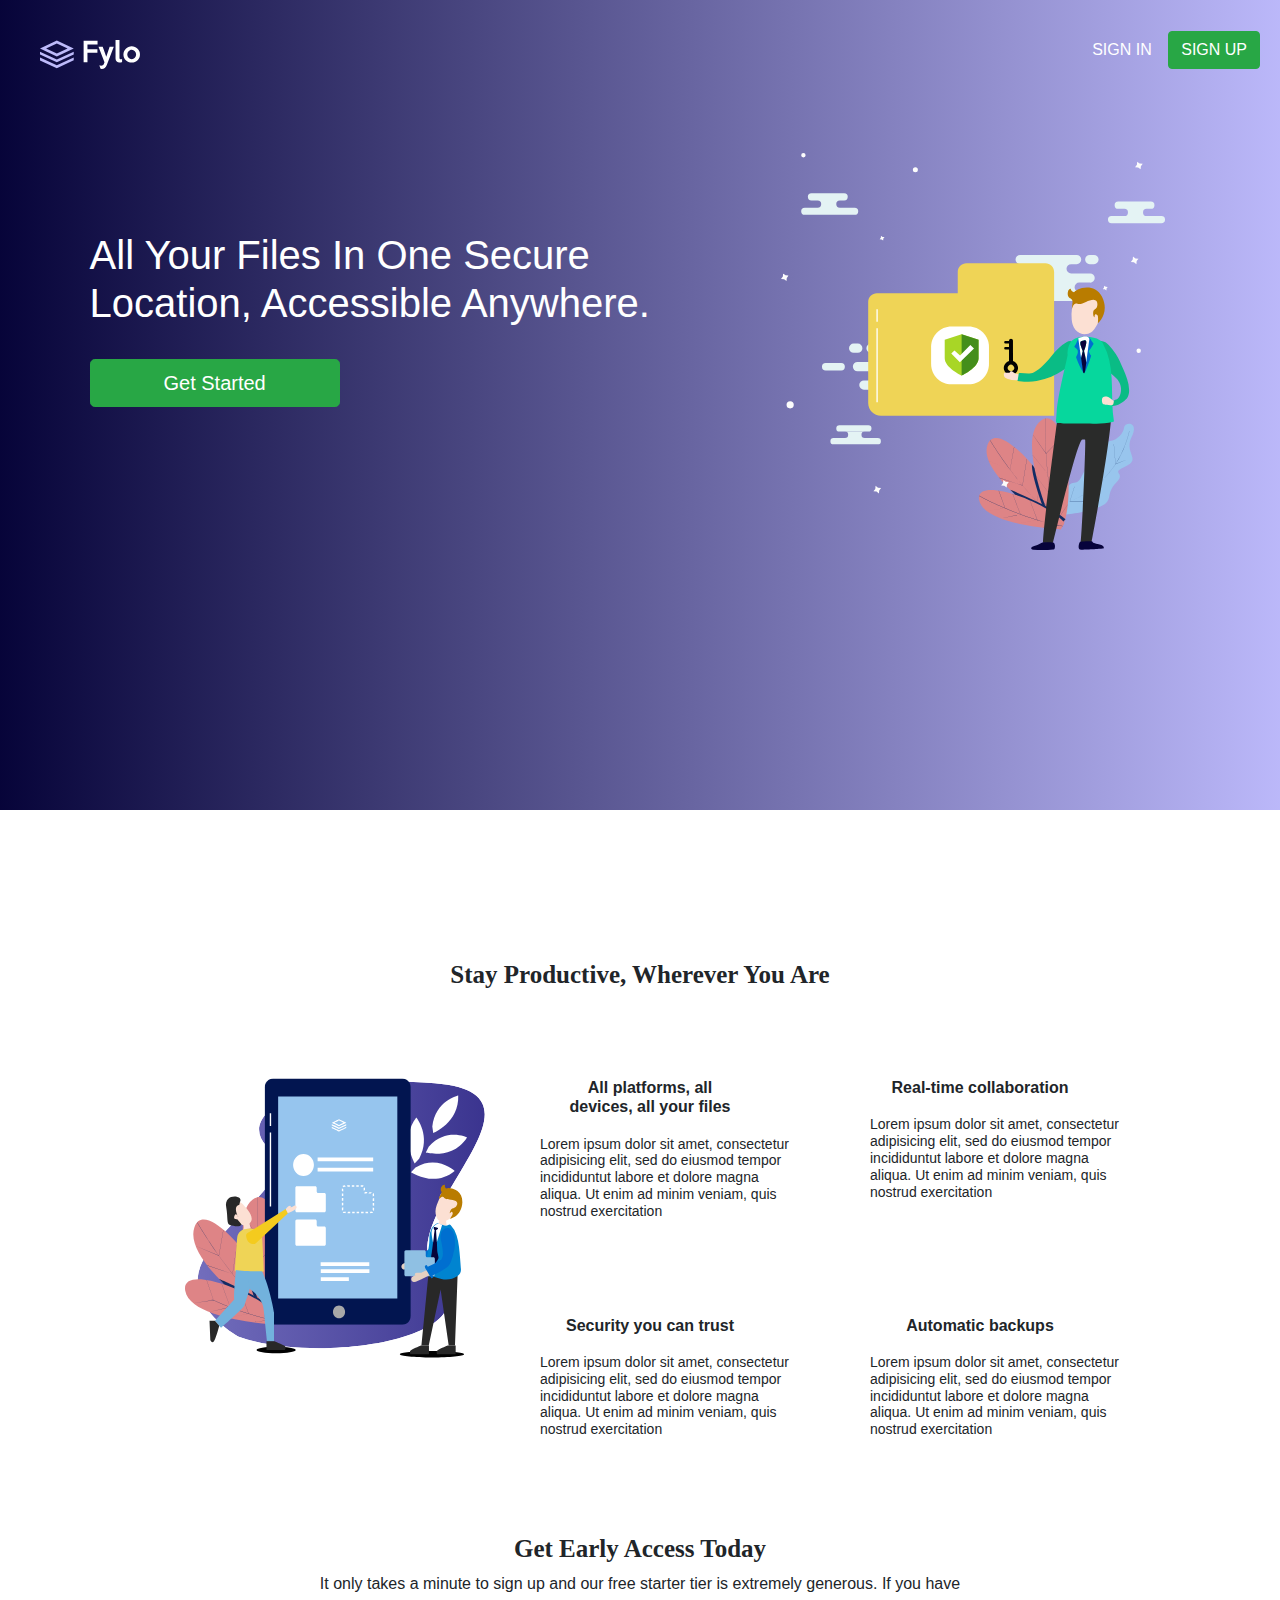
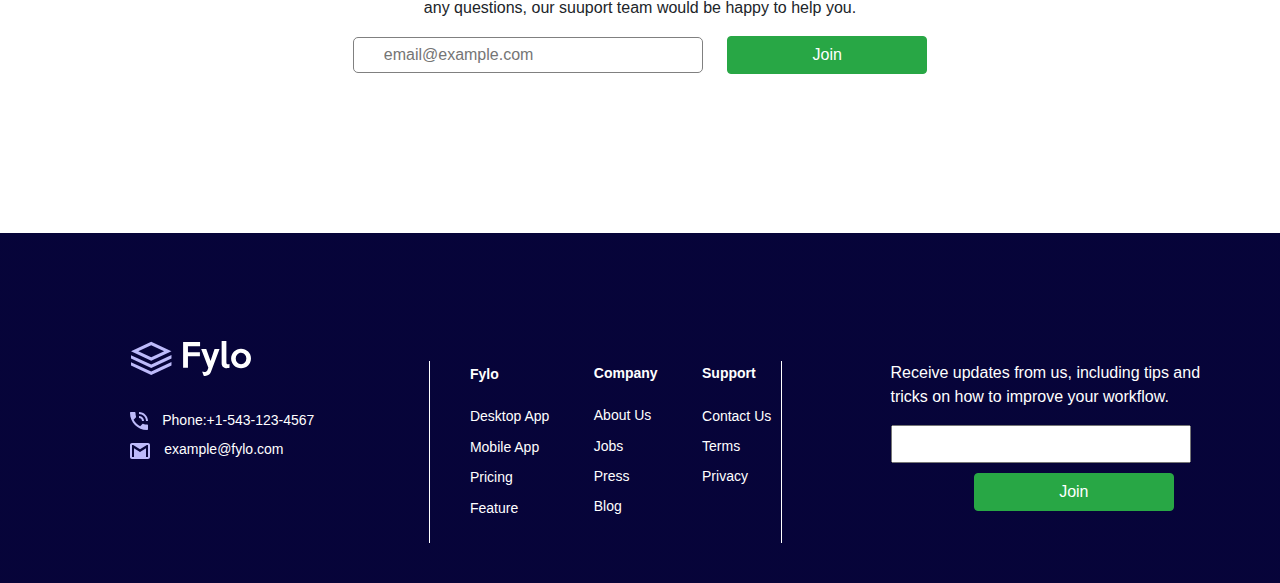
<file: index.html>
<!DOCTYPE html>
<html lang="en">
<head>
    <meta charset="UTF-8">
    <title>Document</title>
    <link rel="stylesheet" href="https://stackpath.bootstrapcdn.com/bootstrap/4.3.1/css/bootstrap.min.css" integrity="sha384-ggOyR0iXCbMQv3Xipma34MD+dH/1fQ784/j6cY/iJTQUOhcWr7x9JvoRxT2MZw1T" crossorigin="anonymous">
    <script src="https://code.jquery.com/jquery-3.3.1.slim.min.js" integrity="sha384-q8i/X+965DzO0rT7abK41JStQIAqVgRVzpbzo5smXKp4YfRvH+8abtTE1Pi6jizo" crossorigin="anonymous"></script>
    <script src="https://cdnjs.cloudflare.com/ajax/libs/popper.js/1.14.7/umd/popper.min.js" integrity="sha384-UO2eT0CpHqdSJQ6hJty5KVphtPhzWj9WO1clHTMGa3JDZwrnQq4sF86dIHNDz0W1" crossorigin="anonymous"></script>
    <script src="https://stackpath.bootstrapcdn.com/bootstrap/4.3.1/js/bootstrap.min.js" integrity="sha384-JjSmVgyd0p3pXB1rRibZUAYoIIy6OrQ6VrjIEaFf/nJGzIxFDsf4x0xIM+B07jRM" crossorigin="anonymous"></script>
    <link rel="stylesheet" href="final project.css">
</head>
<body>
    <div class="header">
        <div id="mynavbar">
            <img id="logo" width="100" src="logo.svg">
        </div>
        <div class="buttons">
            <button id="signin-btn" class="btn btn-primary">SIGN IN</button>
            <button class="btn btn-success">SIGN UP</button>
        </div>
        <div>
            <img id="image" src="illustration-hero.svg"> 
        </div>
        <div class="header-content">
            <div id="text">
                <h1>All Your Files In One Secure<br> Location, Accessible Anywhere.</h1><br>
                <button id="getstarted-btn"class="btn btn-success btn-lg">Get Started</button>
            </div>
        </div>
    </div>
    <div class="content" id="cont">
        <h1 class="mycontent">Stay Productive, Wherever You Are</h1>
    <div class="container">
        <div>
            <img id="content-image" width="100" src="illustration-features.svg">
        </div>
        <div class="row">
            <div class="col-sm-6"><h2>All platforms, all<br>devices, all your files<br><br><p class="para">Lorem ipsum dolor sit amet, consectetur adipisicing elit, sed do eiusmod
                tempor incididuntut labore et dolore magna aliqua. Ut enim ad minim veniam,
                quis nostrud exercitation</p></h2></div>
            <div class="col-sm-6"><h2>Real-time collaboration<br><br><p class="para">Lorem ipsum dolor sit amet, consectetur adipisicing elit, sed do eiusmod
                tempor incididuntut labore et dolore magna aliqua. Ut enim ad minim veniam,
                quis nostrud exercitation</p></h2></div>
        </div>
        <div class="row">
            <div class="col-sm-6"><h2>Security you can trust<br><br><p class="para">Lorem ipsum dolor sit amet, consectetur adipisicing elit, sed do eiusmod
                tempor incididuntut labore et dolore magna aliqua. Ut enim ad minim veniam,
                quis nostrud exercitation</p></h2></div>
            <div class="col-sm-6"><h2>Automatic backups<br><br><p class="para">Lorem ipsum dolor sit amet, consectetur adipisicing elit, sed do eiusmod
                tempor incididuntut labore et dolore magna aliqua. Ut enim ad minim veniam,
                quis nostrud exercitation</p></h2></div>
        </div>
    
    </div>  
        <div><h3>Get Early Access Today</h3><p class="paragraph">It only takes a minute to sign up and our free starter tier is extremely generous. If you have<br> any questions, our suuport team would be happy to help you.</p>
            <span><input type="text" placeholder="email@example.com" class="myinput"></span>
            <span><button id="mybtn" class="btn btn-success">Join</button></span>
        </div>
    </div>
    </div>
    <div class="footer">
        <div class="col col1">
            <img id="mylogo" src="logo.svg">
            <ul>
                <li><img src="icon-phone.svg">Phone:+1-543-123-4567</li>
                <li><img src="icon-email.svg">example@fylo.com</li>
            </ul>
        </div>
        <div class="col col2">
            <ul>
                <li class="headul">Fylo</li>
                <li class="myli"><a href="#">Desktop App</a> </li>
                <li class="myli"><a href="#">Mobile App</a> </li>
                <li class="myli"><a href="#">Pricing</a> </li>
                <li class="myli"><a href="#">Feature</a> </li>
            </ul>
            <ul>
                <li class="headul">Company</li>
                <li class="myli"><a href="#">About Us</a> </li>
                <li class="myli"><a href="#">Jobs</a> </li>
                <li class="myli"><a href="#">Press</a> </li>
                <li class="myli"><a href="#">Blog</a> </li>
            </ul>
             <ul>
                <li class="headul" id="myheadul">Support</li>
                <li class="myli" id="mylist"><a href="#">Contact Us</a> </li>
                <li class="myli" id="mylist"><a href="#">Terms</a> </li>
                <li class="myli" id="mylist"><a href="#">Privacy</a> </li>
             <!--  <li class="myli" id="mylist"><a href="#">Cookies</a> </li>--> 
            </ul>

        </div>
        <div class="col col3">
            <P>Receive updates from us, including tips and tricks on how to improve your workflow.</P>
            <input type="email" class="input-field">
            <button class="btn btn-success" id="mybutton">Join</button>

        </div>

    </div>
</body>
</html>
</file>
<file: final project.css>
.header{
    height: 90vh;
    background-image: linear-gradient(to right,hsl(243, 87%, 12%),hsl(243, 86%, 85%));
    
}
#logo{
    margin-bottom: 20px;
}
#mynavbar{
    height: 10%;
    padding: 40px;
    
}
.buttons{
    float: right;
    margin: 20px;
    margin-bottom: 50px;
    margin-top: -50px;
    
    
 
   
}
#signin-btn{
    background: none;
    border: none;
}
#image{
    width: 30%;
    position: absolute;
    top: 17%;
    right: 9%;
    
    
}
#text{
    margin-top: 150px;
    color: white;
    padding-left: 7%;
}
.btn-lg{
    width: 250px;   
}
.content{
    text-align: center;
}
.mycontent{
    font-size: 25px;
    font-family: calibri;
    font-weight: bold;
    margin-top: 150px;
}
#content-image{
    width: 300px;
    height: 300px;
    float: left;
    padding-bottom: 20px;
    margin-top: 80px;
    margin-left: 150px;
    
}
.col-sm-6,h2{
    font-size: 16px;
    margin-top: 40px;
    font-weight: bold;
        
}
.para{
    font-size: 14px;
    font-weight: lighter;
    text-align: left;
    margin-left: 40px;
}
div h3{
    font-size: 25px;
    font-family: calibri;
    font-weight: bold;
    margin-top: 80px;
}
.paragraph{
    
}
.form-control{
    width: 300px;
    margin-left: 400px;
}
.myinput{
    padding: 5px;
    border-radius: 5px;
    width: 350px;
    margin-bottom: 10px;
    padding-right: 30px;
    border: 1px solid grey;
    padding-left: 30px;
}
#mybtn{
    width: 200px;
    margin-left: 20px;
    margin-bottom: 2px;
    
}
.container{
    margin-left: 20px;
    
}
.footer{
    height: 350px;
    background-image: linear-gradient(to right,hsl(243, 87%, 12%),hsl(243, 87%, 12%));
    margin-top: 150px;
}
#mylogo{
  position: absolute;
  bottom: 100px;
  left: 50px;
}
#icon-phone{
    display: block;
    margin-left: 80px;
    margin-top: 10px;
}
.myspan{
    margin-left: 110px;
    color: white;
    font-size: 12px;
}

.col{
    display: inline-block;
    color: white;
    width: 30%;
    vertical-align: top;

}
.col2{
    border-right: 1px solid white;
    border-left: 1px solid white; 
}
.col2 ul{
    display: inline-block;
    list-style: none;

}
.col2 ul a{
    text-decoration: none;
    color: white;
}
.footer{
    padding: 10% 4%;
   
}
.col1 ul{
    list-style: none;
    margin-left: -2%;
}
.col1 ul img{
    margin-right: 5%;
}
.col ul li{
    margin-top: 1%;
    padding-top: 2%;
    font-size: 14px;
}
.col1 , .col2 ,.col3{
    display: inline-block;
    margin-left: 30px;
    
}
.col3{
    float: right;
}
.col1{
  margin-top: 40px;
}
#myheadul, .myli, #mylist{
  margin-bottom: 8px;
  
   
}
.col2{
    margin-left: -10px;
}
.headul{
    margin-bottom: 20px;
    font-weight: bold; 
}
#myheadul{
    margin-bottom: 20px;  
}
#mylist{
  margin-left: 0px;
}
.input-field{
    width: 300px;
    padding: 5px;
}
#mybutton{
    width: 200px;
    float: right;
    margin-right: 40px;
    margin-top: 10px;
}
.col2{
    padding: 0;
}
.col2 ul{
    vertical-align: top;
}
</file>
